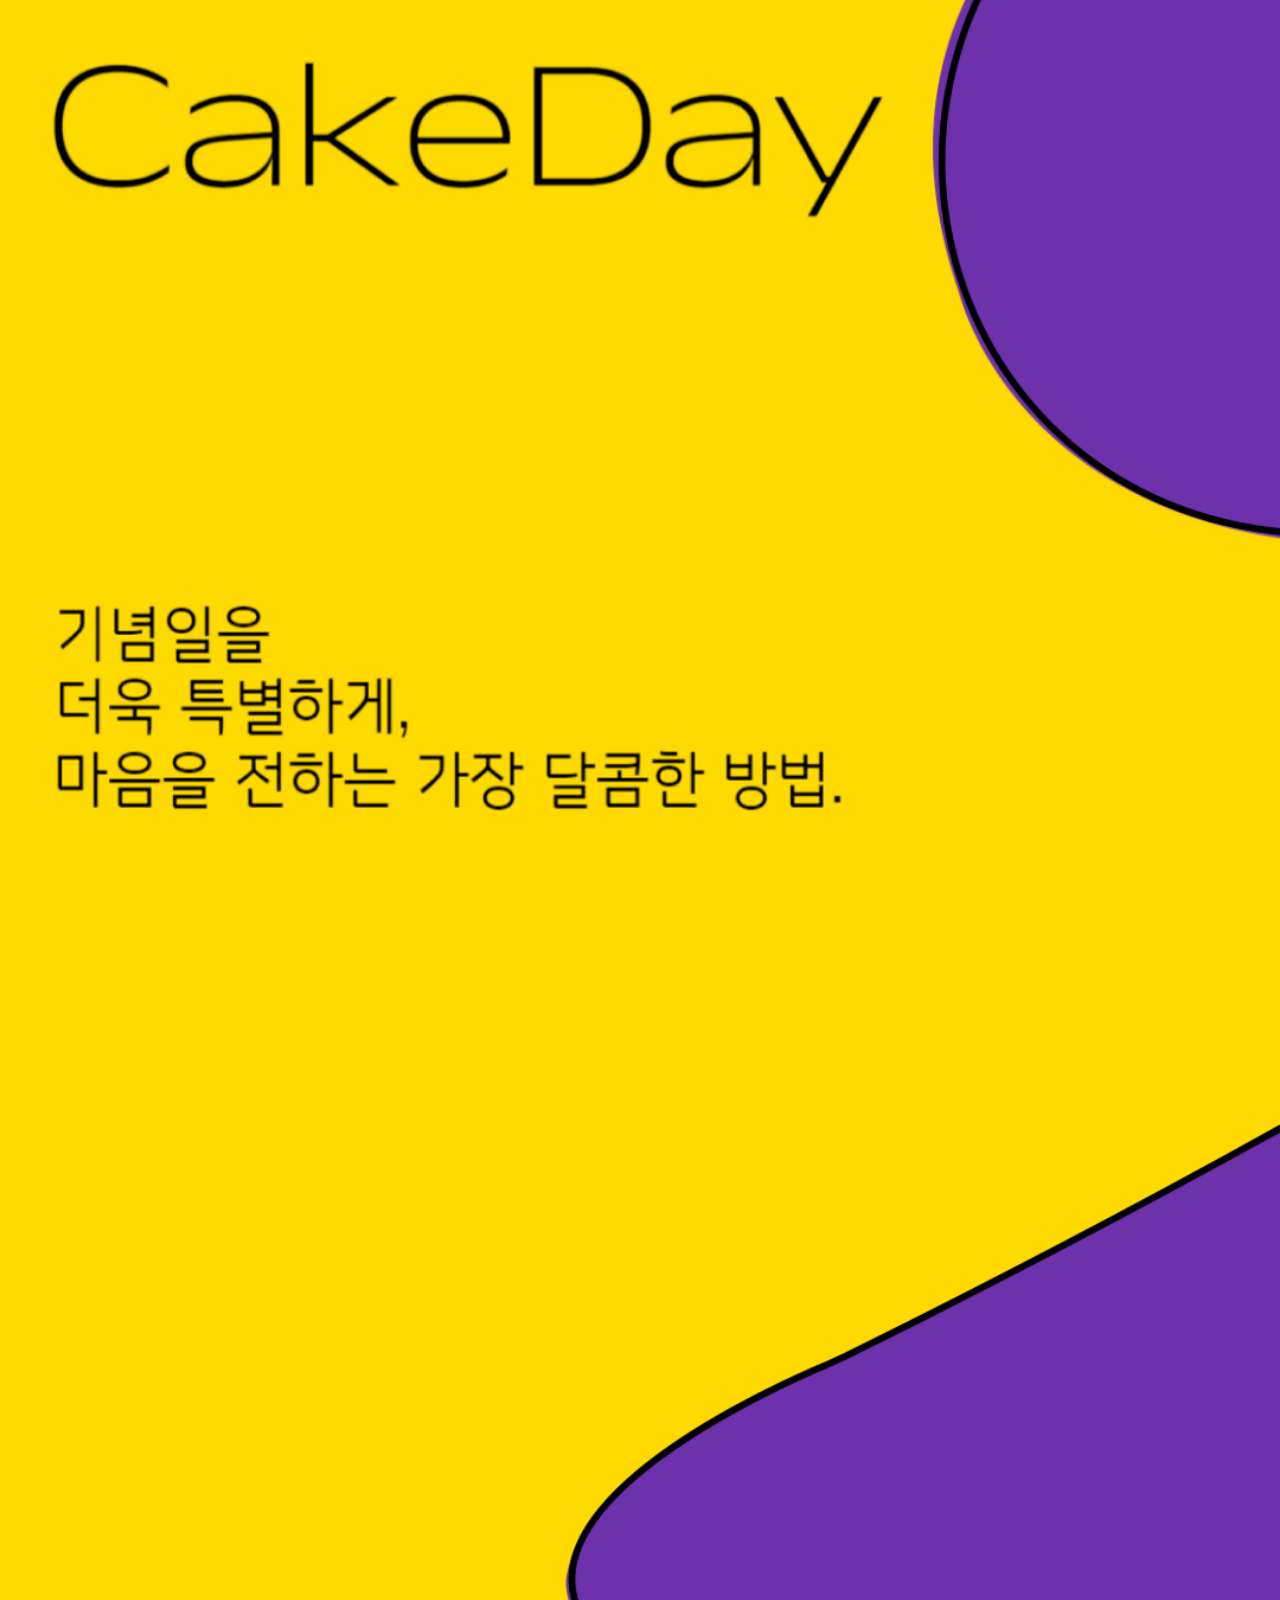
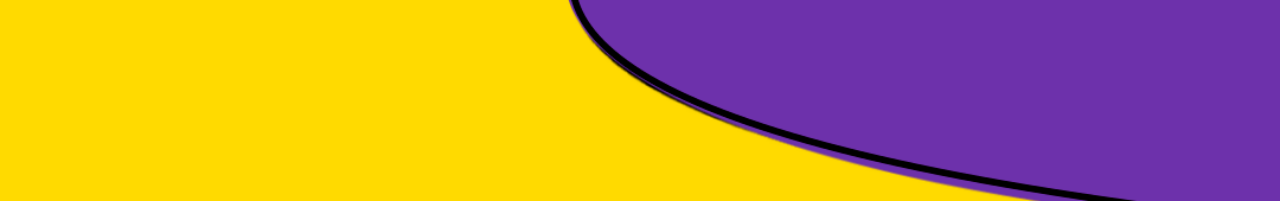
<file: index.html>
<!DOCTYPE html>
<html lang="en">
    <head>
        <meta charset="UTF-8" />
        <meta name="viewport" content="width=device-width, initial-scale=1.0" />
        <meta http-equiv="X-UA-Compatible" content="ie=edge" />
        <title>Start Page</title>
        <style>
            body {
                display: flex;
                justify-content: center;
                align-items: center;
                height: 100vh;
                margin: 0;
            }
            img {
                width: 100%; /* Adjust based on your needs */
                height: auto;
            }
        </style>
    </head>
    <body>
        <!-- Assuming you have an image called 'loading.gif' -->
        <img src="startpageil2.png" alt="Loading..." />
        <script>
            setTimeout(function () {
                window.location.href = 'location.html'; // Redirect to login.html after 2 seconds
            }, 2500);
        </script>
    </body>
</html>
</file>
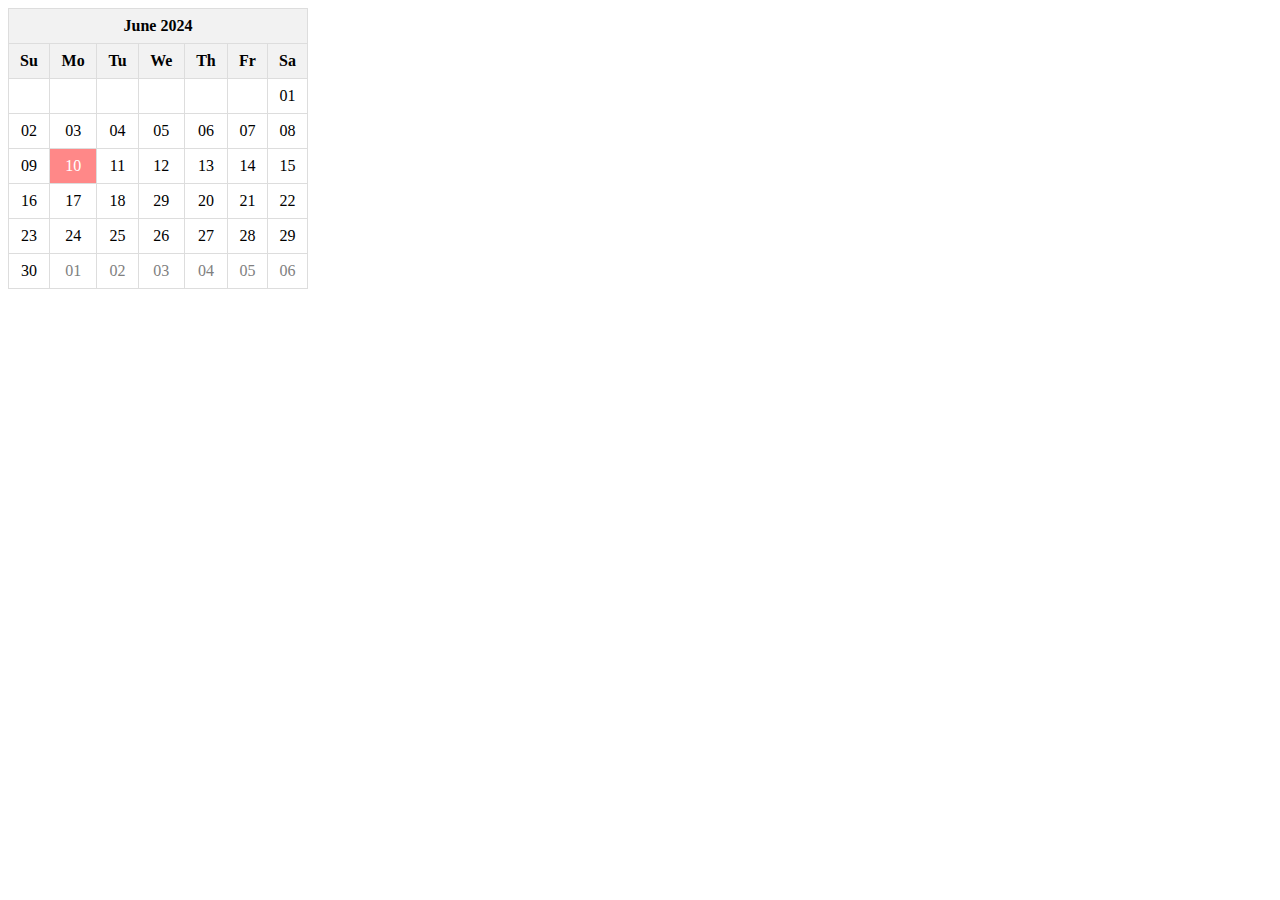
<file: calender.html>
<!DOCTYPE html>
<html lang="en">
<head>
<meta charset="UTF-8">
<title>Calendar</title>
<style>
  .calendar {
    border-collapse: collapse;
    width: 300px;
  }
  .calendar th, .calendar td {
    border: 1px solid #ddd;
    padding: 8px;
    text-align: center;
  }
  .calendar th {
    background-color: #f2f2f2;
  }
  .highlight {
    background-color: #f88;
    color: white;
  }
</style>
</head>
<body>
<table class="calendar">
  <thead>
    <tr>
      <th colspan="7">June 2024</th>
    </tr>
    <tr>
      <th>Su</th>
      <th>Mo</th>
      <th>Tu</th>
      <th>We</th>
      <th>Th</th>
      <th>Fr</th>
      <th>Sa</th>
    </tr>
  </thead>
  <tbody>
    <tr>
      <td></td><td></td><td></td><td></td><td></td><td></td><td>01</td>
    </tr>
    <tr>
      <td>02</td><td>03</td><td>04</td><td>05</td><td>06</td><td>07</td><td>08</td>
    </tr>
    <tr>
      <td>09</td><td class="highlight">10</td><td>11</td><td>12</td><td>13</td><td>14</td><td>15</td>
    </tr>
    <tr>
      <td>16</td><td>17</td><td>18</td><td>29</td><td>20</td><td>21</td><td>22</td>
    </tr>
    <tr>
      <td>23</td><td>24</td><td>25</td><td>26</td><td>27</td><td>28</td><td>29</td>
    </tr>
    <tr>
        <td>30</td><td style="color: gray">01</td><td  style="color: gray">02</td><td  style="color: gray">03</td><td  style="color: gray">04</td><td  style="color: gray">05</td><td  style="color: gray">06</td>
      </tr>
  </tbody>
</table>
</body>
</html>
</file>
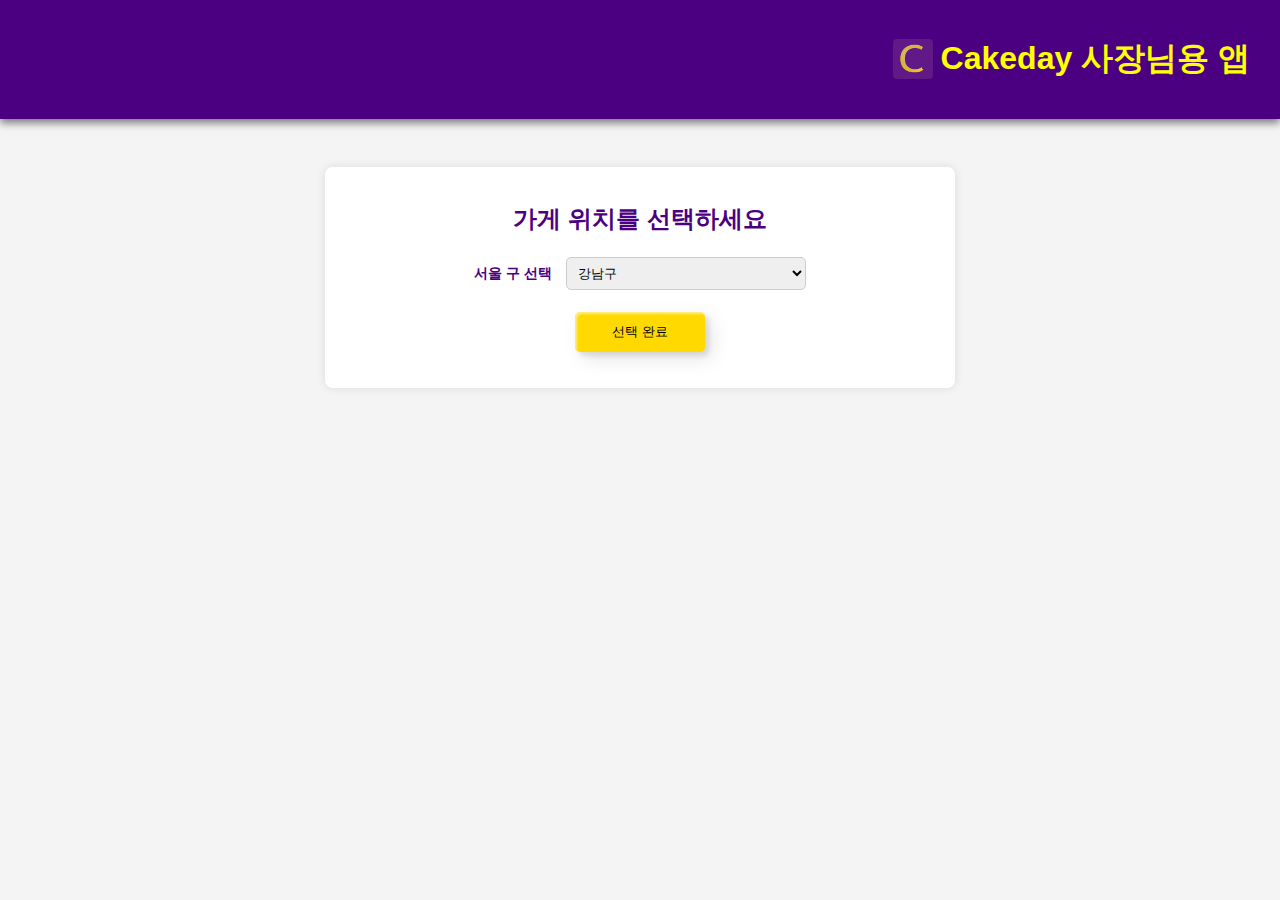
<file: location.html>
<!DOCTYPE html>
<html lang="ko">
    <head>
        <meta charset="UTF-8" />
        <meta name="viewport" content="width=device-width, initial-scale=1.0" />
        <title>위치 설정</title>
        <link rel="stylesheet" href="producer_styles.css" />
    </head>
    <body>
        <header>
            <img src="CakeDay_logo.png" alt="logo" class="logo" />
            <h1>Cakeday 사장님용 앱</h1>
        </header>
        <main>
            <section id="locationSelection">
                <h2>가게 위치를 선택하세요</h2>
                <label for="subRegion">서울 구 선택</label>
                <select id="subRegion" style="margin-left: 10px">
                    <option value="gangnam">강남구</option>
                    <option value="songpa">송파구</option>
                    <option value="seocho">서초구</option>
                    <option value="seongdong">성동구</option>
                    <option value="gangseo">강서구</option>
                    <!-- Add more districts as needed -->
                </select>
                <div id="proPlanDescription">
                    
                </div>
                <button id="confirmRegion" class="custom-btn btn-16">선택 완료</button>
            </section>
            <section id="details" style="display: none">
                <h2>요금제</h2>
                <div class="plan-container">
                    <div class="plan">
                        <h3>기능</h3>
                        <ul class="plabli" style="text-align: left">
                            <li>안전하게 선결제 받을 수 있어요!</li>
                            <li>자동으로 매출추이를 업데이트 해줘요!</li>
                            <li>무인 픽업대로 안심하고 퇴근하세요!</li>
                        </ul>
                        <h3>월 29,900원</h3>
                        <button id="upgradeButton" class="custom-btn btn-16" style="height: 60px; width:70%">
                            회원가입 및 결제하기
                        </button>
                    </div>
                </div>
            </section>
        </main>

        <div id="popup" class="popup">
            <div class="popup-content">
                <p>지도를 사용하기 위해 개인정보 및 쿠키 동의가 필요합니다.</p>
                <button id="agreeButton" class="popup-button">동의</button>
                <button id="disagreeButton" class="popup-button">동의하지 않음</button>
            </div>
        </div>
        <script>
            document.getElementById('showPopup').onclick = function () {
                document.getElementById('popup').style.display = 'flex';
            };
            document.getElementById('agreeButton').onclick = function () {
                document.getElementById('popup').style.display = 'none';
                alert('동의하셨습니다.');
            };
            document.getElementById('disagreeButton').onclick = function () {
                document.getElementById('popup').style.display = 'none';
                alert('동의하지 않으셨습니다.');
            };
        </script>
        <script>
            window.onload = function () {
                var nickname = localStorage.getItem('nickname');
                if (nickname) {
                    document.getElementById('welcomeMessage').textContent = nickname + '사장님 안녕하세요!';
                }
            };
        </script>

        <script src="app.js"></script>
    </body>
</html>
</file>
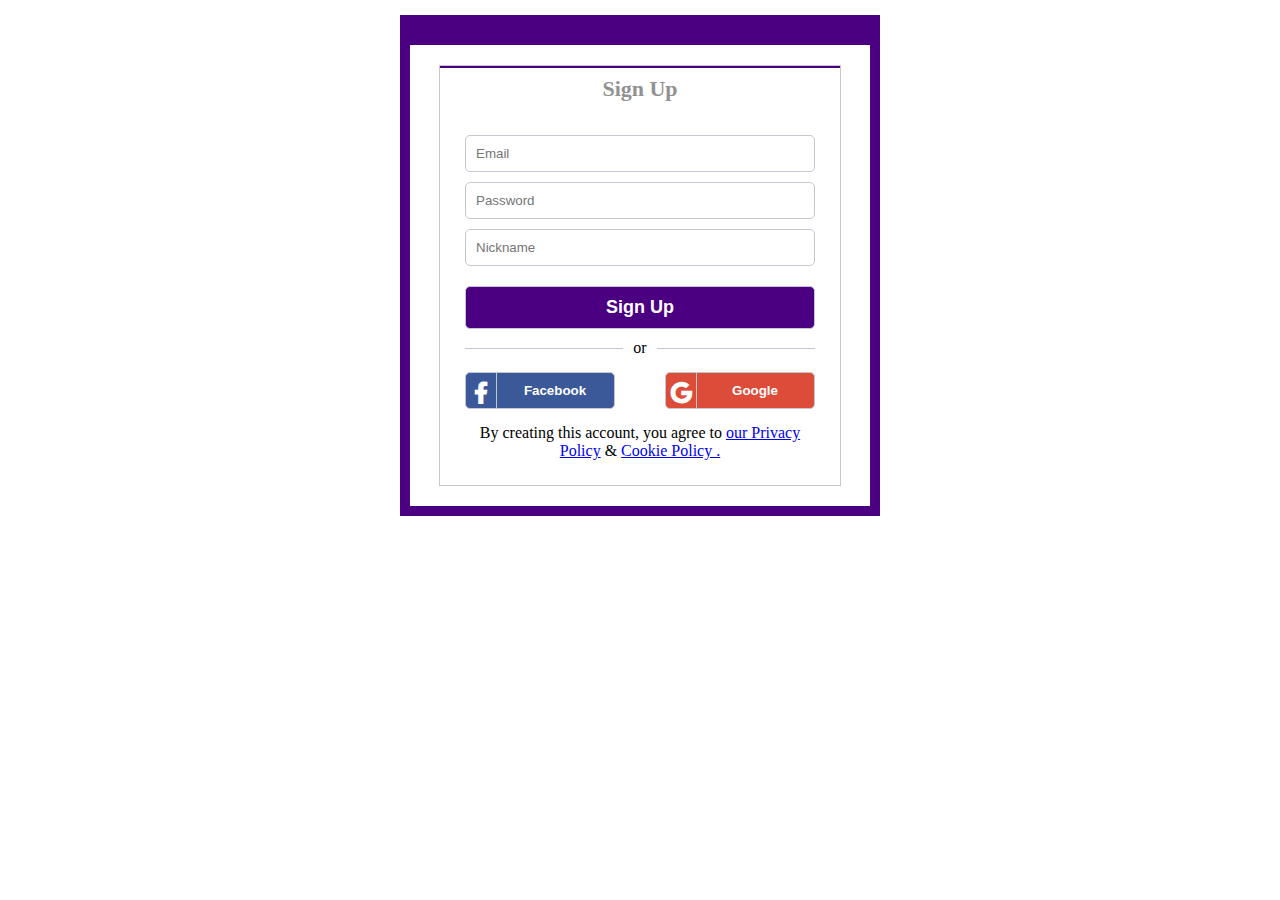
<file: login.html>
<!DOCTYPE html>
<html lang="en">
    <head>
        <meta charset="UTF-8" />
        <meta name="viewport" content="width=device-width, initial-scale=1.0" />
        <title>Sign Up Active</title>
        <link rel="stylesheet" href="login.css" />
        <link href="https://cdnjs.cloudflare.com/ajax/libs/font-awesome/6.0.0-beta3/css/all.min.css" rel="stylesheet">
        <style>
            .sign-up-form,
            .social-login {
                display: block; /* 항상 폼과 소셜 로그인 버튼을 보이게 설정 */
            }
        </style>
    </head>
    <body>
        <div class="container">
            <div class="global-cont">
                <div class="inner-cont">
                    <div class="sign">
                        <!-- Initially no active class needed as the sign-up form is always visible -->
                        <span class="sign-up active">Sign Up</span>
                    </div>
                    <div class="sign-in-up">
                        <form class="sign-up-form active" action="start.html" method="get" onsubmit="saveNickname()">
                            <input type="text" placeholder="Email" name="email" />
                            <input type="password" placeholder="Password" name="password" />
                            <input type="text" placeholder="Nickname" name="nickname" />
                            <input type="submit" value="Sign Up" />
                        </form>
                        

                        <div class="divider">
                            <span>or</span>
                        </div>
                        <div class="social-login">
                            <button class="facebook">Facebook</button>
                            <button class="google">Google</button>
                            <div class="clearfix"></div>
                        </div>
                        
                        <div class="policy">By creating this account, you agree to <a href="#">our Privacy Policy</a> &amp; <a href="#">Cookie Policy .</a></div>
                    </div>
                    </div>
                </div>
            </div>
        </div>
        <script>
            // Since sign-up is always active, no need for the event listener logic
        </script>
        <script>
            function saveNickname() {
                var nickname = document.querySelector('input[name="nickname"]').value;
                localStorage.setItem('nickname', nickname);
            }
        </script>
    </body>
</html>
</file>
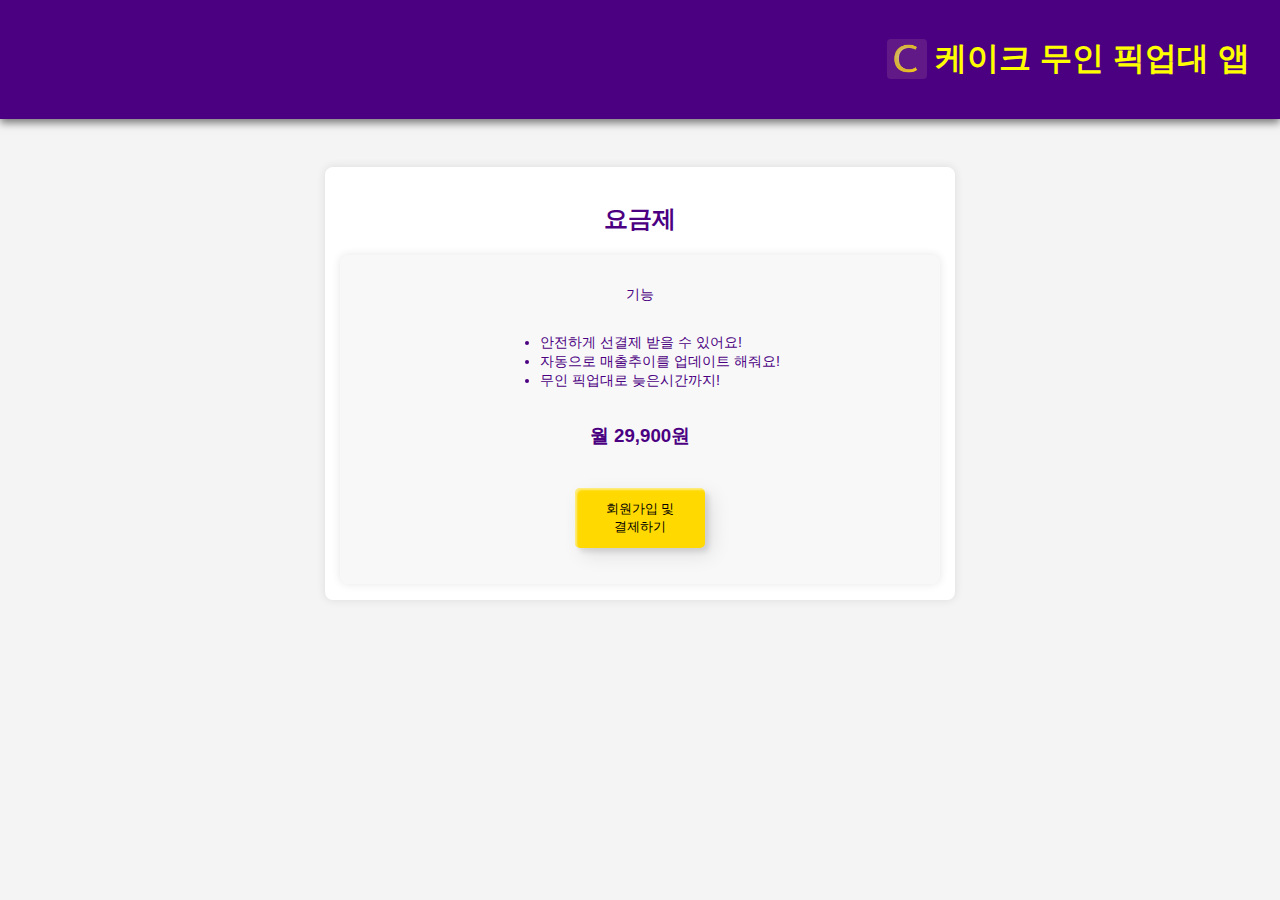
<file: pricing.html>
<!DOCTYPE html>
<html lang="ko">
    <head>
        <meta charset="UTF-8" />
        <meta name="viewport" content="width=device-width, initial-scale=1.0" />
        <title>요금제 - 케이크 무인 픽업대 앱</title>
        <link rel="stylesheet" href="producer_styles.css" />
    </head>
    <body>
        <header>
            <img src="CakeDay_logo.png" alt="logo" class="logo" />
            <h1>케이크 무인 픽업대 앱</h1>
        </header>
        <main>
            <section id="pricing">
                <h2>요금제</h2>
                <div class="plan-container">
                    <div class="plan">
                        <p>기능</p>
                        <ul class="plabli" style="text-align: left">
                            <li>안전하게 선결제 받을 수 있어요!</li>
                            <li>자동으로 매출추이를 업데이트 해줘요!</li>
                            <li>무인 픽업대로 늦은시간까지!</li>
                        </ul>
                        <h3>월 29,900원</h3>
                        <button id="upgradeButton" class="custom-btn btn-16" style="height: 60px">
                            회원가입 및 결제하기
                        </button>
                    </div>
                </div>
            </section>
        </main>
        
            <script src="app.js">
        </script>
    </body>
</html>
</file>
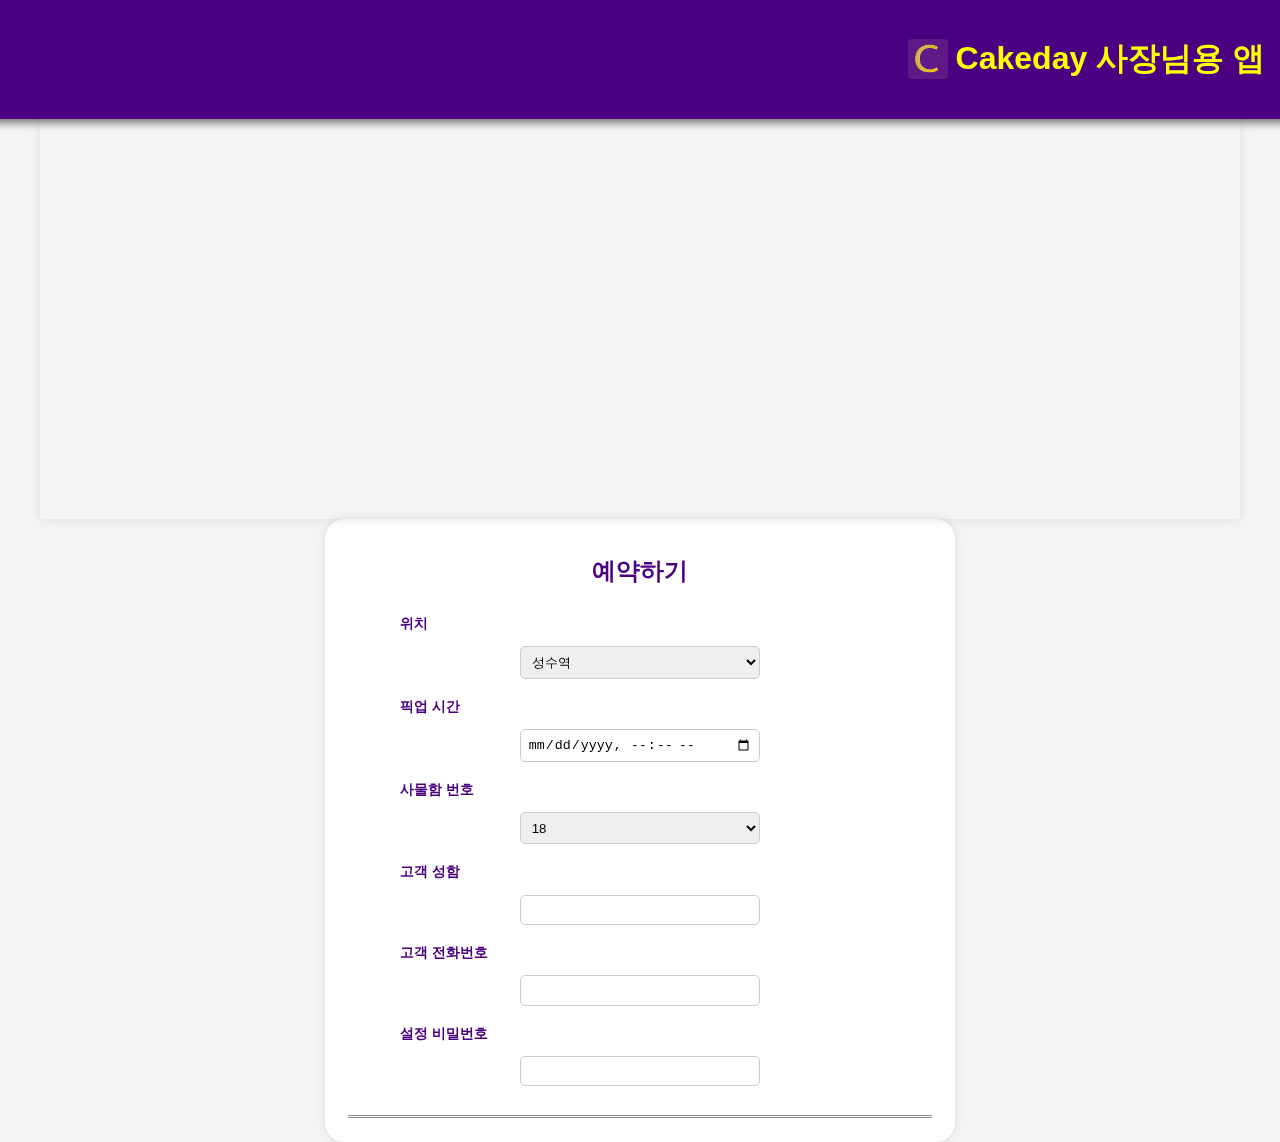
<file: reservation.html>
<!DOCTYPE html>
<html lang="ko">
    <head>
        <meta charset="UTF-8" />
        <meta name="viewport" content="width=device-width, initial-scale=1.0" />
        <title>Cakeday 사장님용 앱</title>

        <script
            type="text/javascript"
            src="https://oapi.map.naver.com/openapi/v3/maps.js?ncpClientId=x9fpw4u3bn"
        ></script>
        <link rel="stylesheet" href="producer_styles.css" />
    </head>
    <body style="padding: 0">
        <header>
            <img src="CakeDay_logo.png" alt="logo" class="logo" />
            <h1>Cakeday 사장님용 앱</h1>
        </header>

        <main style="padding: 0; margin: 0">
            <div id="reservation-container" class="column">
                <div id="mapContainer">
                    <div id="map" style="width: 100%; height: 400px"></div>
                </div>
                <section id="reservation" style="margin: 0; border-radius: 20px">
                    <h2>예약하기</h2>
                    <form id="reservationForm" onsubmit="submitReservation(event)">
                        <label for="location">위치</label>
                        <select id="location" name="location">
                            <option value="seongsu">성수역</option>
                            <option value="tukseom">뚝섬역</option>
                            <option value="seoulforest">서울숲역</option>
                        </select>

                        <label for="time">픽업 시간</label>
                        <input type="datetime-local" id="time" name="time" min="09:00" max="18:00" />

                        <label for="locker">사물함 번호</label>
                        <select id="locker" name="locker">
                            <option value="18">18</option>
                            <option value="21">21</option>
                            <option value="29">29</option>
                        </select>

                        <label for="customerName">고객 성함</label>
                        <input type="text" id="customerName" name="customerName" />

                        <label for="customerPhone">고객 전화번호</label>
                        <input type="tel" id="customerPhone" name="customerPhone" />

                        <label for="customerPassword">설정 비밀번호</label>
                        <input type="password" id="customerPassword" name="customerPassword" />
                        <button type="submit" class="custom-btn btn-16">예약하기</button>
                    </form>
                    <hr class="hr-4" />
                    <p style="width: 80%; margin: auto"></p>
                </section>
            </div>
        </main>
        <script>
            var mapOptions = {
                center: new naver.maps.LatLng(37.5444991, 127.0491623), // 서울 시청을 중심으로 설정
                zoom: 15,
                zoomControl: true, // 확대/축소 컨트롤 활성화
                minZoom: 8, // 최소 확대 레벨
                maxZoom: 18, // 최대 확대 레벨
            };

            var map = new naver.maps.Map('map', mapOptions);

            /* 변경점 */
            naver.maps.Event.once(map, 'init', function () {
                console.log('올바른 참조 시점', map.getOptions('minZoom') === 10);
            });

            // 마커 설정 및 마커 생성
            var marker = new naver.maps.Marker({
                position: mapOptions.center,
                map: map,
                icon: { url: '/common/img/marker-target.png' },
            });

            // 마커 클릭 이벤트 핸들러
            naver.maps.Event.addListener(marker, 'click', function () {
                alert('Marker at Seoul City Hall');
            });

            // 현재 위치로 이동하는 커스텀 버튼
            var curBtnHTML = "<img src='/common/img/curt-locat-icon.png' alt='현재위치로 이동'>";
            var curLoca = null; // 현재 위치를 저장할 변수 초기화

            var csControl = new naver.maps.CustomControl(curBtnHTML, {
                position: naver.maps.Position.RIGHT_TOP,
            });
            csControl.setMap(map);

            naver.maps.Event.addDOMListener(csControl.getElement(), 'click', function () {
                if (curLoca) {
                    map.setCenter(curLoca);
                    map.setZoom(17);
                } else {
                    alert('현재 위치 정보가 필요합니다.');
                    if (navigator.geolocation) {
                        navigator.geolocation.getCurrentPosition(
                            function (position) {
                                curLoca = new naver.maps.LatLng(position.coords.latitude, position.coords.longitude);
                                map.setCenter(curLoca);
                                new naver.maps.Marker({
                                    position: curLoca,
                                    map: map,
                                    icon: { url: '/common/img/marker-current.png' },
                                });
                            },
                            function (error) {
                                alert('현재 위치를 가져오는데 실패했습니다.');
                            }
                        );
                    }
                }
            });
        </script>
        <script>
            function submitReservation(event) {
                event.preventDefault(); // 폼의 기본 제출 이벤트를 방지
                var customerName = document.getElementById('customerName').value; // 고객 성함 입력 필드에서 값을 가져옴
                alert('완료되었습니다. 고객 성함: ' + customerName + '님'); // 알림 표시
            }
        </script>

        <script src="app.js"></script>
    </body>
</html>
</file>
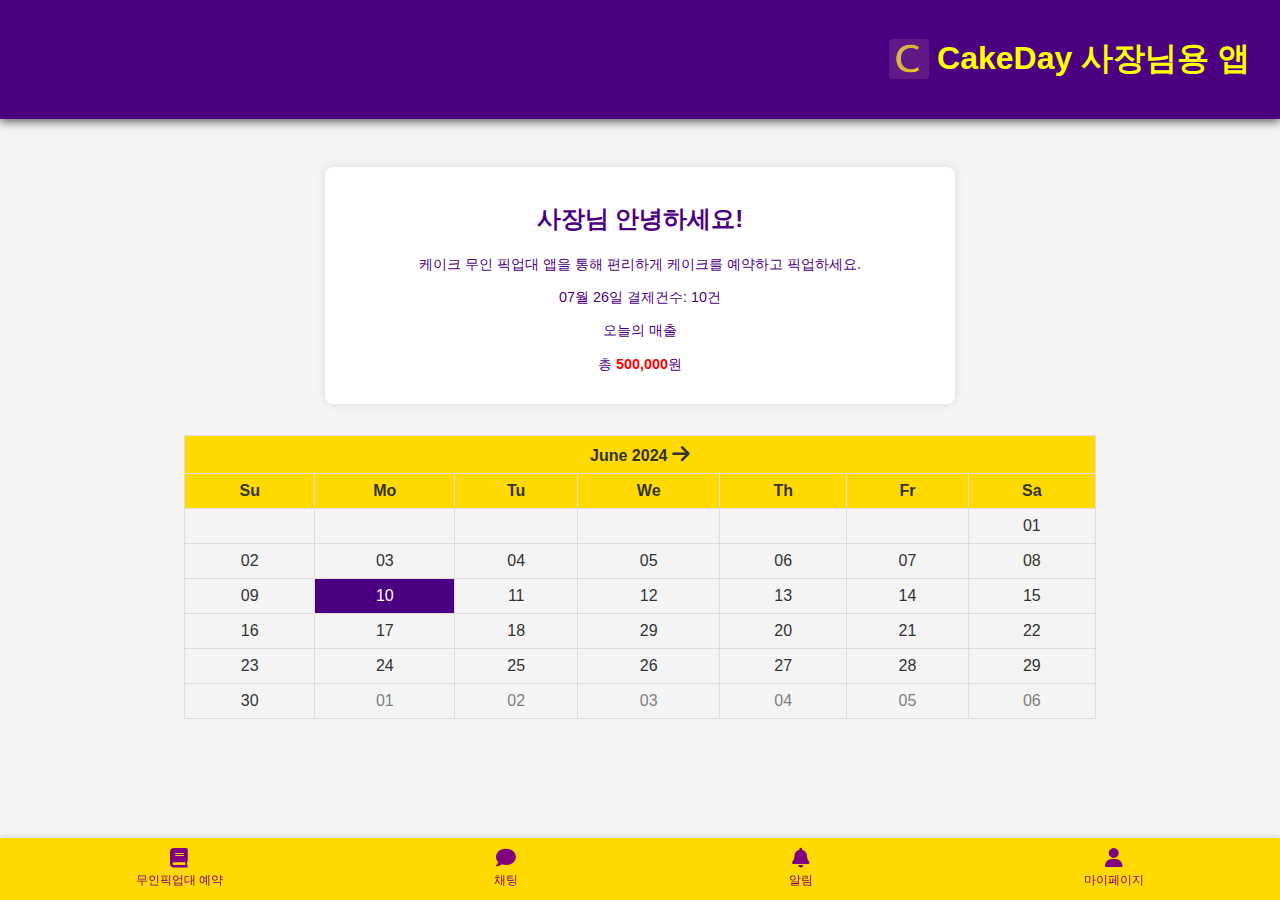
<file: start.html>
<!DOCTYPE html>
<html lang="ko">
    <head>
        <meta charset="UTF-8" />
        <meta name="viewport" content="width=device-width, initial-scale=1.0" />
        <title>CakeDay 사장님용 앱</title>
        <link rel="stylesheet" href="producer_styles.css" />
        <link href="https://fonts.googleapis.com/css2?family=Kanit:wght@400;500;600&display=swap" rel="stylesheet" />
        <link href="https://cdnjs.cloudflare.com/ajax/libs/font-awesome/6.0.0-beta3/css/all.min.css" rel="stylesheet" />
        <style>
            .calendar {
                border-collapse: collapse;
                width: 75%;
                margin-top: 15px;
            }
            .calendar th,
            .calendar td {
                border: 1px solid #ddd;
                padding: 8px;
                text-align: center;
            }
            .calendar th {
                background-color: #ffd900;
            }
            .highlight {
                background-color: #4b0082;
                color: white;
            }
        </style>
    </head>
    <body>
        <header>
            <img src="CakeDay_logo.png" alt="logo" class="logo" />
            <h1>CakeDay 사장님용 앱</h1>
        </header>
        <main>
            <section id="intro">
                <h2 id="welcomeMessage">사장님 안녕하세요!</h2>

                <p class="subtext">케이크 무인 픽업대 앱을 통해 편리하게 케이크를 예약하고 픽업하세요.</p>
                <p><span id="currentDate">00월 00일</span> 결제건수: 10건</p>
                <p>오늘의 매출</p>
                <p>총 <span id="amount">0</span>원</p>
            </section>
            <table class="calendar">
                <thead>
                    <tr>
                        <th colspan="7" style="text-align: center">
                            June 2024 <i class="fa-solid fa-arrow-right"></i>
                        </th>
                    </tr>
                    <tr>
                        <th>Su</th>
                        <th>Mo</th>
                        <th>Tu</th>
                        <th>We</th>
                        <th>Th</th>
                        <th>Fr</th>
                        <th>Sa</th>
                    </tr>
                </thead>
                <tbody>
                    <tr>
                        <td></td>
                        <td></td>
                        <td></td>
                        <td></td>
                        <td></td>
                        <td></td>
                        <td>01</td>
                    </tr>
                    <tr>
                        <td>02</td>
                        <td>03</td>
                        <td>04</td>
                        <td>05</td>
                        <td>06</td>
                        <td>07</td>
                        <td>08</td>
                    </tr>
                    <tr>
                        <td>09</td>
                        <td class="highlight">10</td>
                        <td>11</td>
                        <td>12</td>
                        <td>13</td>
                        <td>14</td>
                        <td>15</td>
                    </tr>
                    <tr>
                        <td>16</td>
                        <td>17</td>
                        <td>18</td>
                        <td>29</td>
                        <td>20</td>
                        <td>21</td>
                        <td>22</td>
                    </tr>
                    <tr>
                        <td>23</td>
                        <td>24</td>
                        <td>25</td>
                        <td>26</td>
                        <td>27</td>
                        <td>28</td>
                        <td>29</td>
                    </tr>
                    <tr>
                        <td>30</td>
                        <td style="color: gray">01</td>
                        <td style="color: gray">02</td>
                        <td style="color: gray">03</td>
                        <td style="color: gray">04</td>
                        <td style="color: gray">05</td>
                        <td style="color: gray">06</td>
                    </tr>
                </tbody>
            </table>

            <div class="bottom-nav">
                <a href="#" class="nav-item" id="showPopup">
                    <i class="fa-solid fa-book"></i>
                    <span style="font-size: 12px">무인픽업대 예약</span>
                </a>
                <a href="#" class="nav-item">
                    <i class="fa-solid fa-comment"></i>
                    <span style="font-size: 12px">채팅</span>
                </a>
                <a href="#" class="nav-item">
                    <i class="fas fa-bell"></i>
                    <span style="font-size: 12px">알림</span>
                </a>
                <a href="#" class="nav-item">
                    <i class="fas fa-user"></i>
                    <span style="font-size: 12px">마이페이지</span>
                </a>
            </div>
        </main>

        <div id="popup" class="popup">
            <div class="popup-content">
                <p>지도를 사용하기 위해 개인정보 및 쿠키 동의가 필요합니다.</p>
                <button id="agreeButton" class="popup-button">동의</button>
                <button id="disagreeButton" class="popup-button">동의하지 않음</button>
            </div>
        </div>
        <script>
            document.getElementById('showPopup').addEventListener('click', function (e) {
                e.preventDefault();
                document.getElementById('popup').style.display = 'flex';
            });

            document.getElementById('agreeButton').onclick = function () {
                document.getElementById('popup').style.display = 'none';
                alert('동의하셨습니다.');
            };

            document.getElementById('disagreeButton').onclick = function () {
                document.getElementById('popup').style.display = 'none';
                alert('동의하지 않으셨습니다.');
            };
        </script>
        <script>
            window.onload = function () {
                var nickname = localStorage.getItem('nickname');
                if (nickname) {
                    document.getElementById('welcomeMessage').textContent = nickname + '사장님 안녕하세요!';
                }
            };
        </script>
        <script>
            document.addEventListener('DOMContentLoaded', function () {
                const targetAmount = 500000; // 목표 금액
                const startAmount = targetAmount * 0.9; // 시작 금액 (목표 금액의 50%)
                const duration = 500; // 애니메이션의 전체 지속 시간 (밀리초)
                let start = null;

                function animate(timestamp) {
                    if (!start) start = timestamp; // 애니메이션 시작 시간 초기화
                    const elapsed = timestamp - start; // 경과 시간
                    const progress = Math.min(elapsed / duration, 1); // 진행률 계산 (0에서 1 사이)

                    // 현재 금액을 계산하는 부분을 수정합니다. 시작 금액부터 증가하도록 설정
                    const currentAmount = Math.floor(startAmount + progress * (targetAmount - startAmount));
                    document.getElementById('amount').textContent = currentAmount.toLocaleString('ko-KR');

                    if (progress < 1) {
                        // 진행률이 100% 미만이면 계속 애니메이션 진행
                        requestAnimationFrame(animate);
                    }
                }

                // 애니메이션 시작
                requestAnimationFrame(animate);
            });
        </script>
        <script>
            document.addEventListener('DOMContentLoaded', function () {
                var today = new Date();
                var date = today.getDate(); // 현재 날짜
                var month = today.getMonth() + 1; // 월 (0부터 시작하므로 +1)
                var year = today.getFullYear(); // 연도

                // 날짜 형식을 MM월 DD일로 설정. 월과 일이 10보다 작을 경우 앞에 0을 추가
                var formattedDate = `${month < 10 ? '0' + month : month}월 ${date < 10 ? '0' + date : date}일`;

                document.getElementById('currentDate').textContent = formattedDate;
            });
        </script>
        <script src="app.js"></script>
    </body>
</html>
</file>
<file: producer_styles.css>
/* producer_styles.css */
body {
    font-family: Arial, sans-serif;
    margin: 0;
    padding: 0;
    background-color: #f4f4f4; /* 밝은 배경색 */
    color: #333; /* 다크 텍스트 */
    padding-left: 15px; /* 좌우 여백 추가 */
    padding-right: 15px; /* 좌우 여백 추가 */
    -webkit-overflow-scrolling: touch;
}

/* body,
html {
    overflow: auto;
} */

header {
    background-color: #4b0082; /* 어두운 보라색 */
    color: yellow; /* 노란색 텍스트 */
    padding: 1em 0;
    position: relative;
    text-align: center;
    margin-left: -15px; /* 좌우 여백 초기화 */
    margin-right: -15px; /* 좌우 여백 초기화 */
    box-shadow: 0 4px 8px rgba(0, 0, 0, 0.5); /* 그림자 추가 */
    z-index: 1000;
    display: flex;
    justify-content: space-around;
}

main {
    padding: 2em;
    display: flex;
    flex-direction: column;
    align-items: center;
    margin-left: -15px; /* 좌우 여백 초기화 */
    margin-right: -15px; /* 좌우 여백 초기화 */
}

h1 {
    margin-right: 30px;
}

section {
    background-color: #fff; /* 흰색 배경 */
    color: #4b0082; /* 어두운 보라색 텍스트 */
    padding: 1em;
    margin: 1em 0;
    border-radius: 8px;
    box-shadow: 0 0 10px rgba(0, 0, 0, 0.1);
    width: 100%;
    max-width: 600px;
    text-align: center;
    padding-left: 15px; /* 좌우 여백 추가 */
    padding-right: 15px; /* 좌우 여백 추가 */
}

h2 {
    color: #4b0082; /* 어두운 보라색 */
    text-align: center;
}

p,
ul,
label {
    font-size: 0.9em; /* 부연설명 폰트 크기 조정 */
}

form {
    display: flex;
    flex-direction: column;
    align-items: center;
    gap: 0.5em; /* 각 항목 사이의 간격 추가 */
    overflow-y: auto; /* 스크롤 가능 */
    max-height: 500px; /* 최대 높이 설정 */
}

label {
    margin: 0.5em 0 0.2em;
    color: #4b0082; /* 어두운 보라색 */
    font-weight: bold; /* 굵은 글씨 */
    text-align: left; /* 좌측 정렬 */
    width: 80%; /* 전체 너비 사용 */
}

input,
select,
button {
    padding: 0.5em;
    margin: 0.2em 0;
    border-radius: 5px;
    border: 1px solid #ccc;
    width: 40%; /* 선택 영역과 버튼의 너비 통일 */
    box-sizing: border-box; /* 여백을 고려한 박스 크기 설정 */
}

button {
    background-color: #ffd900; /* 노란색 */
    color: #4b0082; /* 어두운 보라색 텍스트 */
    border: none;
    cursor: pointer;
}

button:hover {
    background-color: #ffd700; /* 약간 어두운 노란색 */
}

.button {
    display: inline-block;
    padding: 0.5em 1em;
    margin: 0.5em;
    border-radius: 4px;
    background-color: #ffd900; /* 노란색 */
    color: #4b0082; /* 어두운 보라색 텍스트 */
    text-decoration: none;
    width: auto; /* 버튼 사이즈 고정 해제 */
    font-size: 1em; /* 버튼 글씨 크기 동일하게 */
}

.button:hover {
    background-color: #ffd700; /* 약간 어두운 노란색 */
}

.button-container {
    display: flex;
    justify-content: center;
    gap: 1em;
}

#details {
    text-align: left; /* 좌측 정렬 */
}

#reservation-container {
    display: flex;
    justify-content: space-between;
    width: 100%;
    max-width: 1200px;

    height: 100vh;
}

#mapContainer {
    width: 100%;
    height: 100%;
    overflow: visible;
    /* border-radius: 50%; */
    position: relative;
    box-shadow: 0 0 10px rgba(0, 0, 0, 0.1);
    margin: 0 auto; /* 가운데 정렬 */
    z-index: 1;
}

#mapContainer::after {
    content: '';
    position: absolute;
    top: 0;
    left: 0;
    width: 100%;
    height: 100%;
    z-index: 1;
}

#mapImage {
    width: 100%;
    height: auto;
    display: block;
    z-index: 1;
}

.popup {
    display: none;
    position: fixed;
    width: 100%; /* 화면 전체 너비를 사용 */
    height: 100%; /* 화면 전체 높이를 사용 */
    top: 50%; /* 화면의 상단에서 50% 위치에 배치 */
    left: 50%; /* 화면의 왼쪽에서 50% 위치에 배치 */
    transform: translate(-50%, -50%); /* 모달의 중앙이 화면의 중앙에 오도록 조정 */
    width: 85%; /* 화면의 80% 크기만큼 너비를 설정, 필요에 따라 조정 가능 */
    background: rgba(0, 0, 0, 0.2);
    justify-content: center;
    align-items: center;
    z-index: 1000; /* 모달이 다른 요소 위에 표시되도록 함 */
}

.popup-content {
    width: 80%; /* 모달 내용의 너비, 필요에 따라 조절 가능 */
    background: white;
    padding: 2em;
    border-radius: 10px;
    box-shadow: 0 0 15px rgba(0, 0, 0, 0.12); /* 그림자 효과 추가 */

    text-align: center;
    color: #4b0082; /* 어두운 보라색 텍스트 */
    display: flex;
    flex-direction: column;
}

.popup-button {
    margin: 5px auto;
    padding: 0.5em 1em;
    border: none;
    border-radius: 4px;
    cursor: pointer;
    width: 100%;
}

#agreeButton {
    background-color: #28a745;
    color: white;
}

#disagreeButton {
    background-color: #dc3545;
    color: white;
}

.plan-container {
    display: flex;
    justify-content: space-around;
    width: 100%;
    align-items: center;
}

.plan {
    background-color: #f8f8f8;
    padding: 1em;
    border-radius: 8px;
    width: 100%;
    box-shadow: 0 0 10px rgba(0, 0, 0, 0.1);
    display: flex;
    flex-direction: column;
    align-items: center;
}

.planli {
    text-align: left;
}

.logo {
    width: 40px;
    height: 40px;
    border-radius: 10%;
    margin: auto;
    margin-right: 8px;
}

button {
    margin: 20px;
}
.custom-btn {
    width: 130px;
    height: 40px;
    color: #ffd900;
    border-radius: 5px;
    padding: 10px 25px;
    font-family: 'Lato', sans-serif;
    font-weight: 500;
    background: transparent;
    cursor: pointer;
    transition: all 0.3s ease;
    position: relative;
    display: inline-block;
    box-shadow: inset 2px 2px 2px 0px rgba(255, 255, 255, 0.5), 7px 7px 20px 0px rgba(0, 0, 0, 0.1),
        4px 4px 5px 0px rgba(0, 0, 0, 0.1);
    outline: none;
}

/* 16 */
.btn-16 {
    border: none;
    color: #000;
    background-color: #ffd900;
}
.btn-16:after {
    position: absolute;
    content: '';
    width: 0;
    height: 100%;
    top: 0;
    left: 0;
    direction: rtl;
    z-index: -1;
    box-shadow: -7px -7px 20px 0px #fff9, -4px -4px 5px 0px #fff9, 7px 7px 20px 0px #0002, 4px 4px 5px 0px #0001;
    transition: all 0.3s ease;
}
.btn-16:hover {
    color: #000;
}
.btn-16:hover:after {
    left: auto;
    right: 0;
    width: 100%;
}
.btn-16:active {
    top: 2px;
    background-color: #ffb300;
}

.column {
    display: flex;
    flex-direction: column;
    align-items: center;
}

#amount {
    font-weight: bold;
    color: red;
}

.bottom-nav {
    position: fixed;
    bottom: 0;
    width: 100%;
    height: 62px;
    background-color: #ffd900; /* 밝은 노란색 배경 */
    display: flex;
    justify-content: space-around;
    box-shadow: 0 -2px 4px rgba(0, 0, 0, 0.1);
}

.nav-item {
    display: flex;
    flex-direction: column;
    align-items: center;
    padding: 10px;
    color: purple; /* 보라색 텍스트 */
    text-decoration: none;
}

.nav-item i {
    margin-bottom: 4px;
}

.nav-item:hover {
    background-color: rgba(255, 255, 255, 0.2);
}

.fas {
    font-size: 20px;
}

.fa-solid {
    font-size: 20px;
}

hr {
    background-color: #fff;
    padding: 0;
    margin: 8px;
}
hr.hr-4 {
    padding: 0;
    border: none;
    border-top: medium double #8c8c8c;
    color: #8c8c8c;
    text-align: center;
}
</file>
<file: login.css>
.clearfix {
    clear: both;
}

.container {
    margin: 15px auto;
    overflow: hidden;
    width: 460px;
    background-color: #4b0082;
    padding: 30px 10px 10px;
}
.global-cont {
    width: 420px;
    background-color: #fff;
    margin: auto;
    padding: 20px;
}
.inner-cont {
    margin: auto;
    overflow: hidden;
    width: 400px;
    background-color: #fff;
    text-align: center;
    border: 1px solid #c2c7d0;
}
.inner-cont .sign {
    overflow: hidden;
}
.inner-cont .sign span {
    float: left;
    width: 100%;
    display: block;
    padding: 8px 0;
    font-size: 22px;
    font-weight: bold;
    cursor: pointer;
    background-color: #eee;
    color: #919191;
}
.inner-cont .sign span.active {
    border-top: 2px solid #4b0082;
    background-color: #fff;
}
.inner-cont .sign-in-up {
    padding: 25px;
    background-color: #fff;
}
.inner-cont .sign-in-up form {
    overflow: hidden;
    display: none;
}
.inner-cont .sign-in-up form > span,
.inner-cont .sign-in-up form > a {
    float: left;
    width: 50%;
    font-size: 12px;
}
.inner-cont .sign-in-up form > span {
    text-align: left;
}
.inner-cont .sign-in-up form > a {
    text-align: right;
    text-decoration: none;
    color: #4b0082;
}
.inner-cont .sign-in-up form > a:hover {
    text-decoration: underline;
}
.inner-cont .sign-in-up form input:not([type='checkbox']) {
    width: 100%;
    padding: 10px;
    margin-bottom: 10px;
    border: 1px solid #c2c7d0;
    border-radius: 5px;
    box-sizing: border-box;
}
.inner-cont .sign-in-up form input[type='submit'] {
    margin-top: 10px;
    background-color: #4b0082;
    color: #fff;
    font-size: 18px;
    font-weight: bold;
    cursor: pointer;
    transition: 0.3s;
}
.inner-cont .sign-in-up form.active {
    display: block;
}
.inner-cont .divider {
    position: relative;
    margin-bottom: 15px;
}
.inner-cont .divider::after {
    content: '';
    height: 1px;
    width: 100%;
    background-color: #c2c7d0;
    position: absolute;
    top: 9px;
    left: 0;
}
.inner-cont .divider span {
    padding: 0 10px;
    background-color: #fff;
    z-index: 2;
    position: relative;
}
.inner-cont .social-login button {
    float: left;
    padding: 10px 0 10px 30px;
    width: 150px;
    margin-bottom: 15px;
    display: block;
    border: 1px solid #c2c7d0;
    border-radius: 5px;
    position: relative;
    color: #fff;
    font-weight: bold;
    cursor: pointer;
    transition: 0.3s;
}
.inner-cont .social-login button.google,
.inner-cont .social-login button.linkedin {
    margin-left: 50px;
}
.inner-cont .social-login button.facebook {
    background-color: #3b5998;
}
.inner-cont .social-login button.facebook::before {
    content: '\f09a';
}
.inner-cont .social-login button.google {
    background-color: #dd4b39;
}
.inner-cont .social-login button.google::before {
    content: '\f1a0';
}
.inner-cont .social-login button.github {
    background-color: #333;
}
.inner-cont .social-login button.github::before {
    content: '\f09b';
    font-family: fontAwesome;
}
.inner-cont .social-login button.linkedin {
    background-color: #0077b5;
}
.inner-cont .social-login button.linkedin::before {
    content: '\f0e1';
    font-family: fontAwesome;
}
.inner-cont .social-login button.facebook::before,
.inner-cont .social-login button.google::before,
.inner-cont .social-login button.github::before,
.inner-cont .social-login button.linkedin::before {
    font-family: fontAwesome;
    position: absolute;
    top: 0;
    left: 0;
    font-size: 22px;
    border-right: 1px solid #c2c7d0;
    padding: 0 5px;
    width: 20px;
    height: 100%;
    line-height: 40px;
}

.inner-cont .social-login .why {
    overflow: hidden;
    margin: 0 0 10px;
}
.inner-cont .social-login .why a,
.inner-cont .social-login .policy a {
    font-size: 10px;
    text-decoration: none;
    color: #1f9a50;
}
.inner-cont .social-login .why a:hover,
.inner-cont .social-login .policy a:hover {
    text-decoration: underline;
}
.inner-cont .social-login .policy {
    font-size: 10px;
}
.inner-cont .sign-in-up form input[type='submit']:hover,
.inner-cont .social-login button:hover {
    opacity: 0.7;
}

@media (max-width: 480px) {
    .container {
        max-width: 90%;
        width: auto; /* 컨테이너 너비를 화면 너비에 맞게 조정 */
        padding: 10px; /* 충분한 패딩을 제공하여 내용이 잘리지 않도록 함 */
        box-sizing: border-box; /* 패딩과 보더가 너비에 포함되도록 설정 */
        margin: auto;
    }

    .global-cont,
    .inner-cont {
        width: 90%; /* 내부 컨테이너의 너비를 조정 */
        padding: 10px; /* 내부 패딩 조정 */
    }
    .inner-cont .sign-in-up form input,
    .inner-cont .social-login button {
        width: 100%; /* 입력 필드와 버튼의 너비를 화면에 맞게 조정 */
    }
    .inner-cont .social-login button {
        padding: 10px 0; /* 버튼의 패딩 조정 */
        margin-bottom: 10px; /* 버튼 간의 마진 조정 */
    }
    .inner-cont .social-login button.google,
    .inner-cont .social-login button.linkedin {
        margin-left: 0; /* 사회적 로그인 버튼 간의 마진 제거 */
    }
}
</file>
